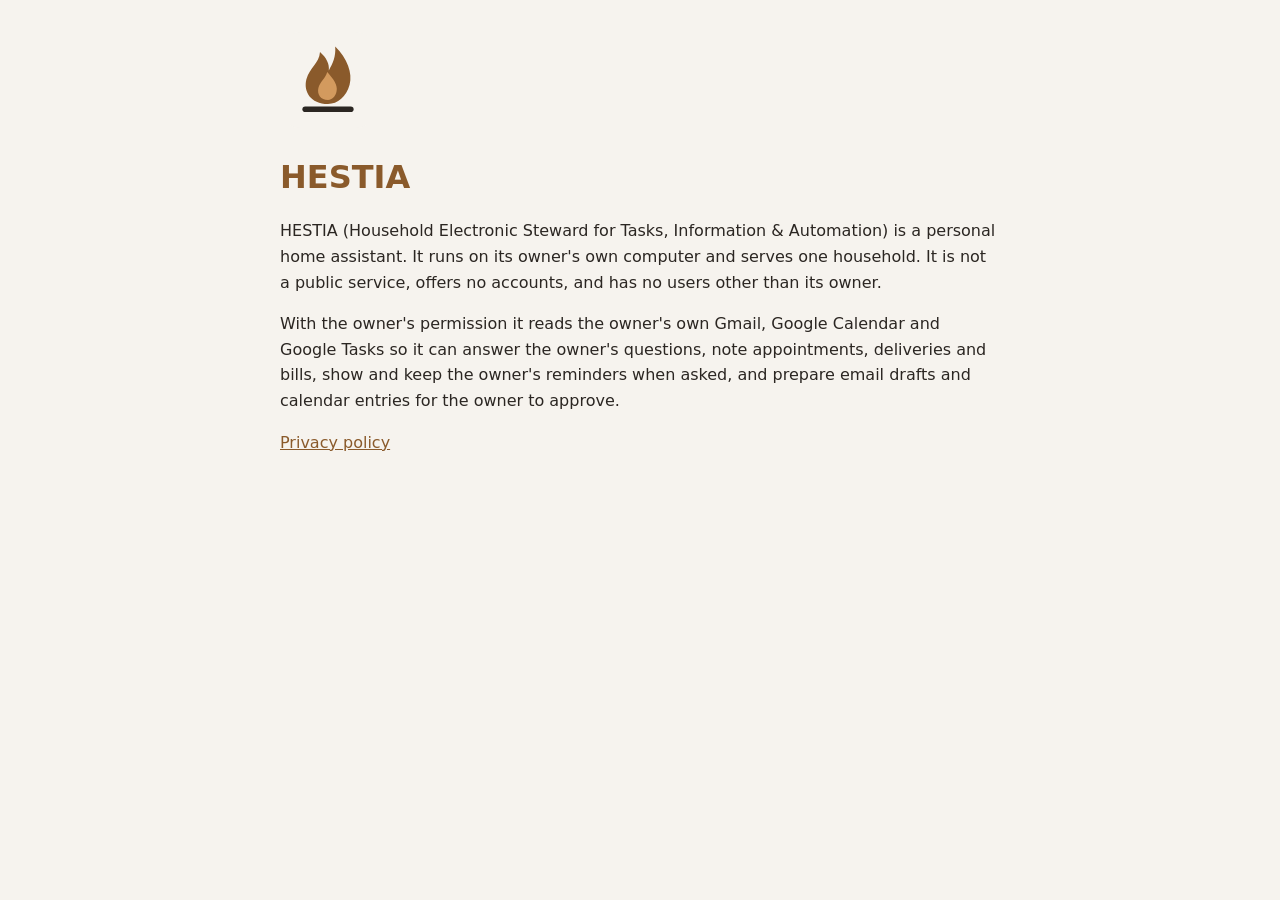
<file: index.html>
<!doctype html>
<html lang="en">
<head><meta charset="utf-8"><meta name="google-site-verification" content="oHXd9Jb3u1sj4OGPwT_K3GK_UJBHlOAjSmmg9ZrtIyM" /><meta name="viewport" content="width=device-width, initial-scale=1">
<title>HESTIA</title><link rel="stylesheet" href="style.css"><link rel="icon" type="image/png" href="favicon.png"></head>
<body>
<p><img src="logo.svg" alt="" width="96" height="96"></p>
<h1>HESTIA</h1>
<p>HESTIA (Household Electronic Steward for Tasks, Information &amp; Automation) is a personal
home assistant. It runs on its owner's own computer and serves one household. It is not a
public service, offers no accounts, and has no users other than its owner.</p>
<p>With the owner's permission it reads the owner's own Gmail, Google Calendar and Google Tasks so
it can answer the owner's questions, note appointments, deliveries and bills, show and keep the
owner's reminders when asked, and prepare email drafts and calendar entries for the owner to approve.</p>
<p><a href="privacy.html">Privacy policy</a></p>
</body>
</html>
</file>
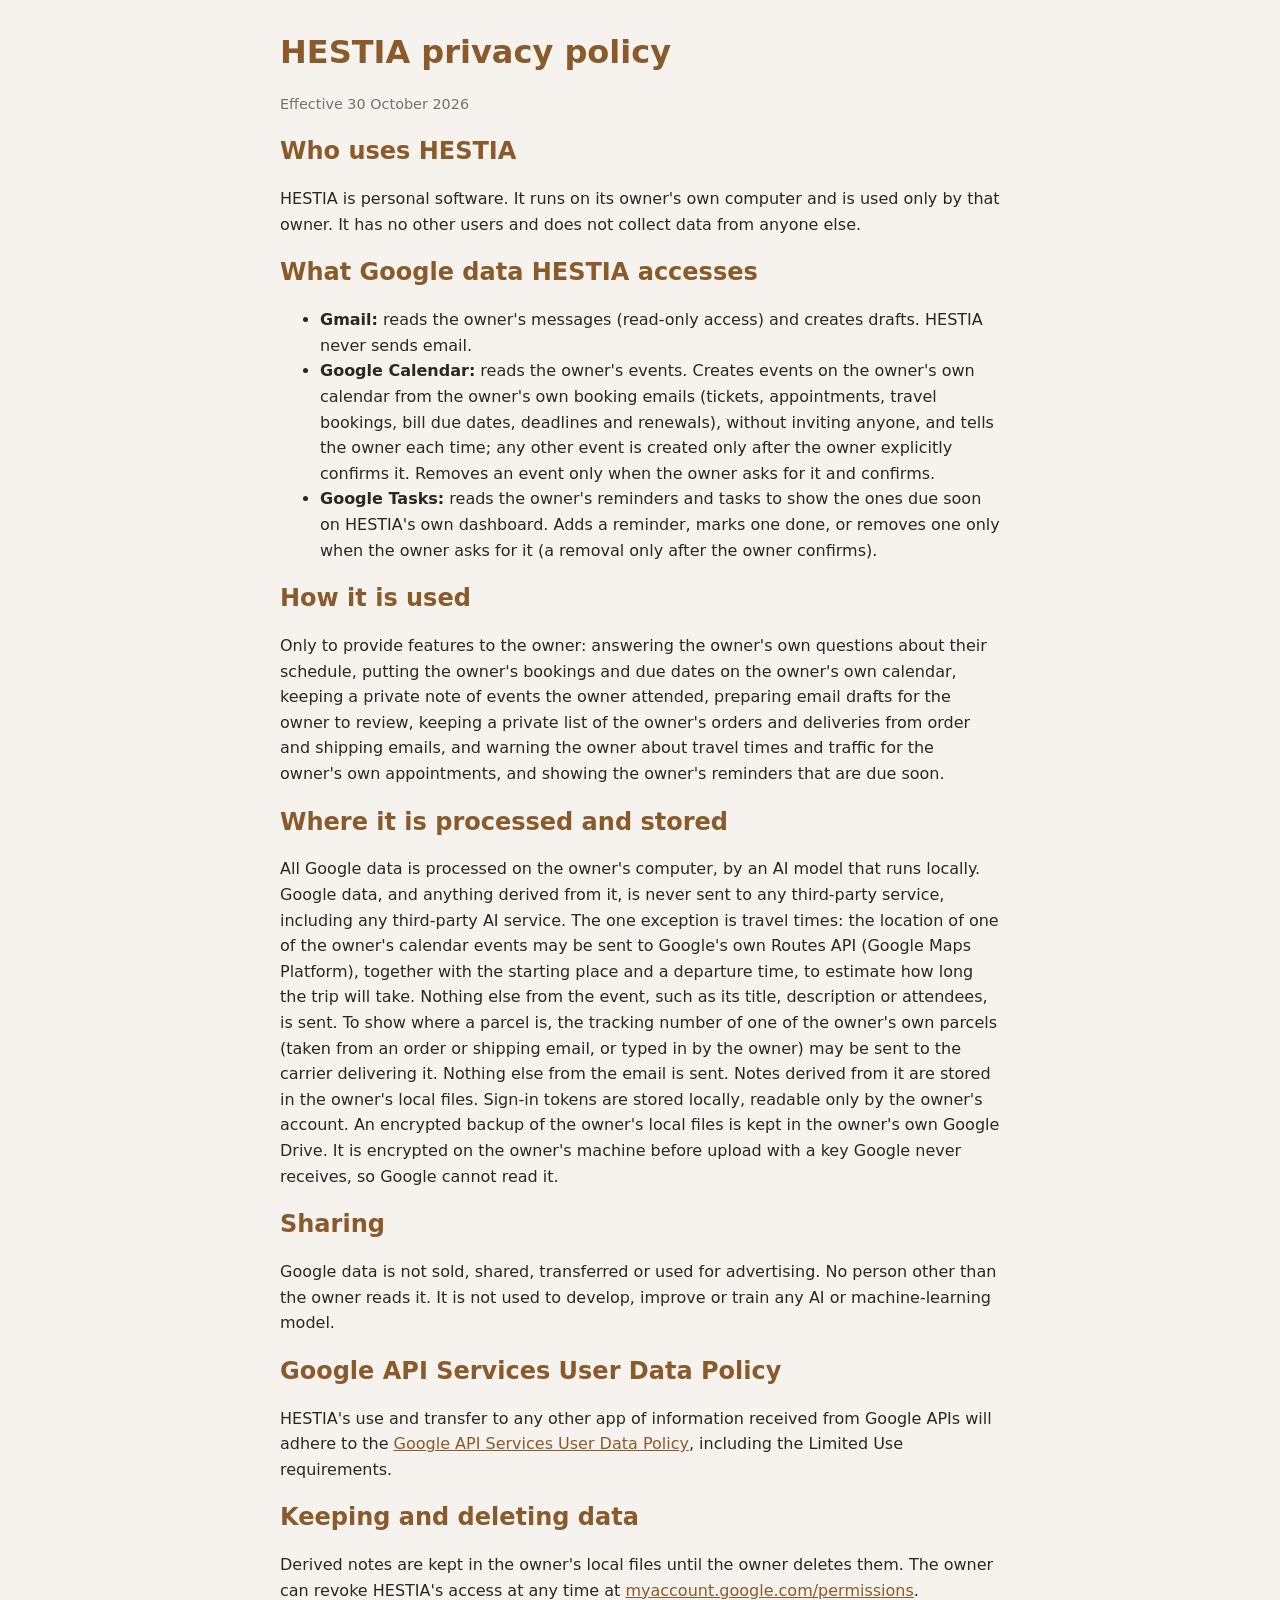
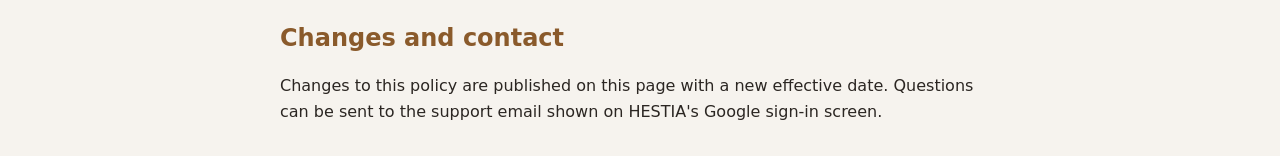
<file: privacy.html>
<!doctype html>
<html lang="en">
<head><meta charset="utf-8"><meta name="viewport" content="width=device-width, initial-scale=1">
<title>HESTIA privacy policy</title><link rel="stylesheet" href="style.css"><link rel="icon" type="image/png" href="favicon.png"></head>
<body>
<h1>HESTIA privacy policy</h1>
<p class="muted">Effective 30 October 2026</p>

<h2>Who uses HESTIA</h2>
<p>HESTIA is personal software. It runs on its owner's own computer and is used only by that
owner. It has no other users and does not collect data from anyone else.</p>

<h2>What Google data HESTIA accesses</h2>
<ul>
<li><strong>Gmail:</strong> reads the owner's messages (read-only access) and creates drafts. HESTIA never sends email.</li>
<li><strong>Google Calendar:</strong> reads the owner's events. Creates events on the owner's own calendar from the owner's
own booking emails (tickets, appointments, travel bookings, bill due dates, deadlines and renewals), without inviting anyone,
and tells the owner each time; any other event is created only after the owner explicitly confirms it. Removes an event
only when the owner asks for it and confirms.</li>
<li><strong>Google Tasks:</strong> reads the owner's reminders and tasks to show the ones due soon on HESTIA's own
dashboard. Adds a reminder, marks one done, or removes one only when the owner asks for it (a removal only after the
owner confirms).</li>
</ul>

<h2>How it is used</h2>
<p>Only to provide features to the owner: answering the owner's own questions about their
schedule, putting the owner's bookings and due dates on the owner's own calendar, keeping a
private note of events the owner attended, preparing email drafts for the owner to review,
keeping a private list of the owner's orders and deliveries from order and shipping emails, and
warning the owner about travel times and traffic for the owner's own appointments, and showing the
owner's reminders that are due soon.</p>

<h2>Where it is processed and stored</h2>
<p>All Google data is processed on the owner's computer, by an AI model that runs locally.
Google data, and anything derived from it, is never sent to any third-party service,
including any third-party AI service. The one exception is travel times: the location of one
of the owner's calendar events may be sent to Google's own Routes API (Google Maps Platform),
together with the starting place and a departure time, to estimate how long the trip will take.
Nothing else from the event, such as its title, description or attendees, is sent. To show where a parcel is, the tracking number of one of the owner's own parcels (taken from an order or
shipping email, or typed in by the owner) may be sent to the carrier delivering it. Nothing else from the email is sent. Notes derived from it are stored in the owner's local
files. Sign-in tokens are stored locally, readable only by the owner's account. An encrypted backup of the owner's
local files is kept in the owner's own Google Drive. It is encrypted on the owner's machine before upload with a key
Google never receives, so Google cannot read it.</p>

<h2>Sharing</h2>
<p>Google data is not sold, shared, transferred or used for advertising. No person other than
the owner reads it. It is not used to develop, improve or train any AI or machine-learning
model.</p>

<h2>Google API Services User Data Policy</h2>
<p>HESTIA's use and transfer to any other app of information received from Google APIs will
adhere to the <a href="https://developers.google.com/terms/api-services-user-data-policy">Google
API Services User Data Policy</a>, including the Limited Use requirements.</p>

<h2>Keeping and deleting data</h2>
<p>Derived notes are kept in the owner's local files until the owner deletes them. The owner
can revoke HESTIA's access at any time at
<a href="https://myaccount.google.com/permissions">myaccount.google.com/permissions</a>.</p>

<h2>Changes and contact</h2>
<p>Changes to this policy are published on this page with a new effective date. Questions can be
sent to the support email shown on HESTIA's Google sign-in screen.</p>
</body>
</html>
</file>
<file: style.css>
body { font: 16px/1.6 system-ui, sans-serif; max-width: 720px; margin: 2rem auto; padding: 0 1rem; color: #2b2622; background: #f6f3ee; }
h1, h2 { color: #8a5a2b; line-height: 1.25; }
a { color: #8a5a2b; }
.muted { color: #7a7068; font-size: 0.9em; }
</file>
